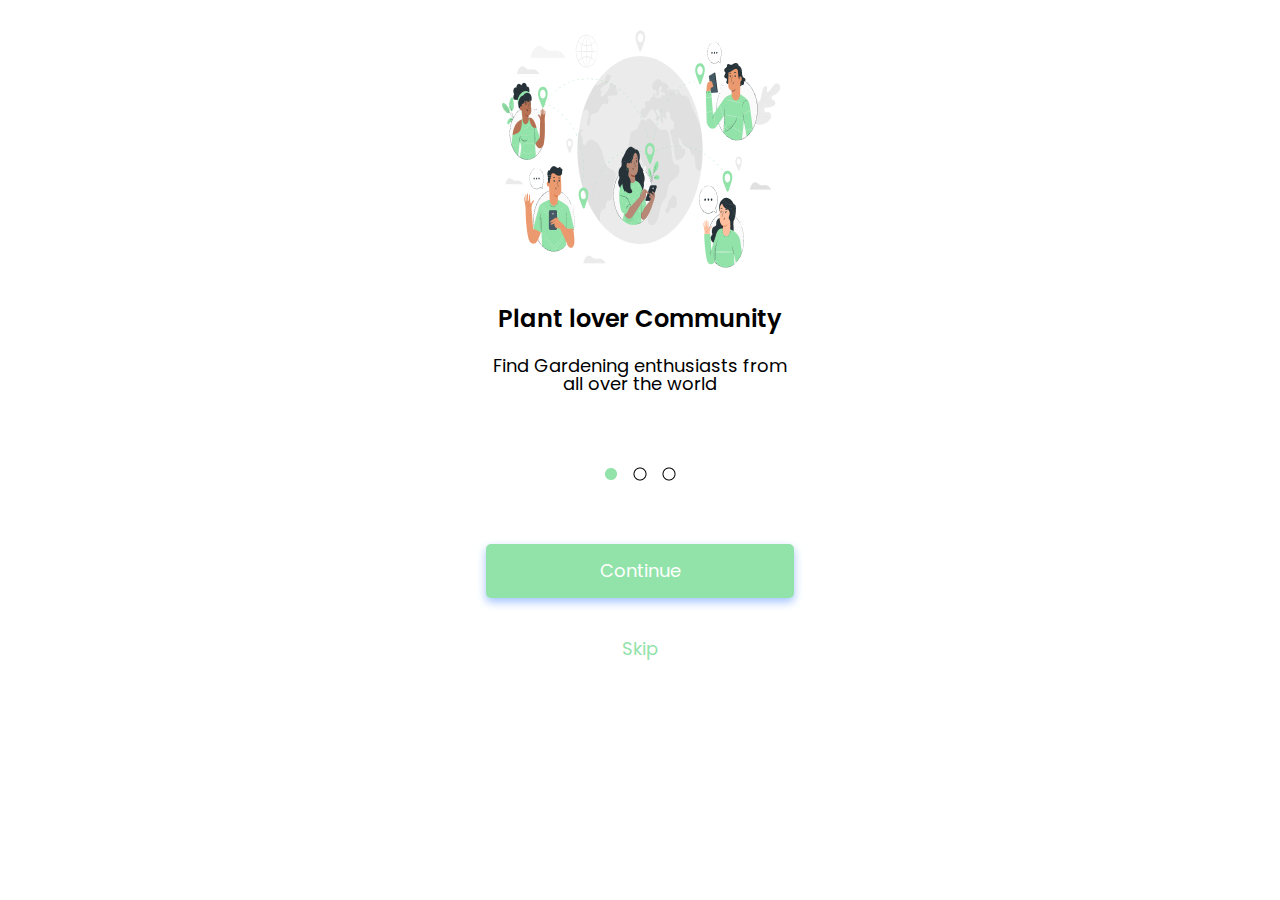
<file: index.html>
<!DOCTYPE html>
<html lang="en">
<head>
    <meta charset="UTF-8">
    <meta http-equiv="X-UA-Compatible" content="IE=edge">
    <meta name="viewport" content="width=device-width, initial-scale=1.0">
    <link rel="stylesheet" href="reset.css">
    <link rel="stylesheet" href="style.css">
    <link href="https://fonts.googleapis.com/css2?family=Poppins:wght@400&display=swap" rel="stylesheet">
    <title>The Plantsman's Guide</title>
</head>
<body>
    <main>
        <img class="img" src="img/prim-pag.png" alt="Community of plant lovers around the world">
        <div class="caixa-textos">
            <h1 class="titulo">Plant lover Community</h1>
            <p class="subtitulo">Find Gardening enthusiasts from all over the world</p>
        </div>
        <div class="botoes">
            <a href="segpagina.html"><img class="bolinha" src="img/bola-prim.png"></a>
            <a class="botao-continuar" href="segpagina.html">Continue</a>
            <a class="botao-pular" href="tercpagina.html">Skip</a>
        </div>
    </main>
</body>
</html>
</file>
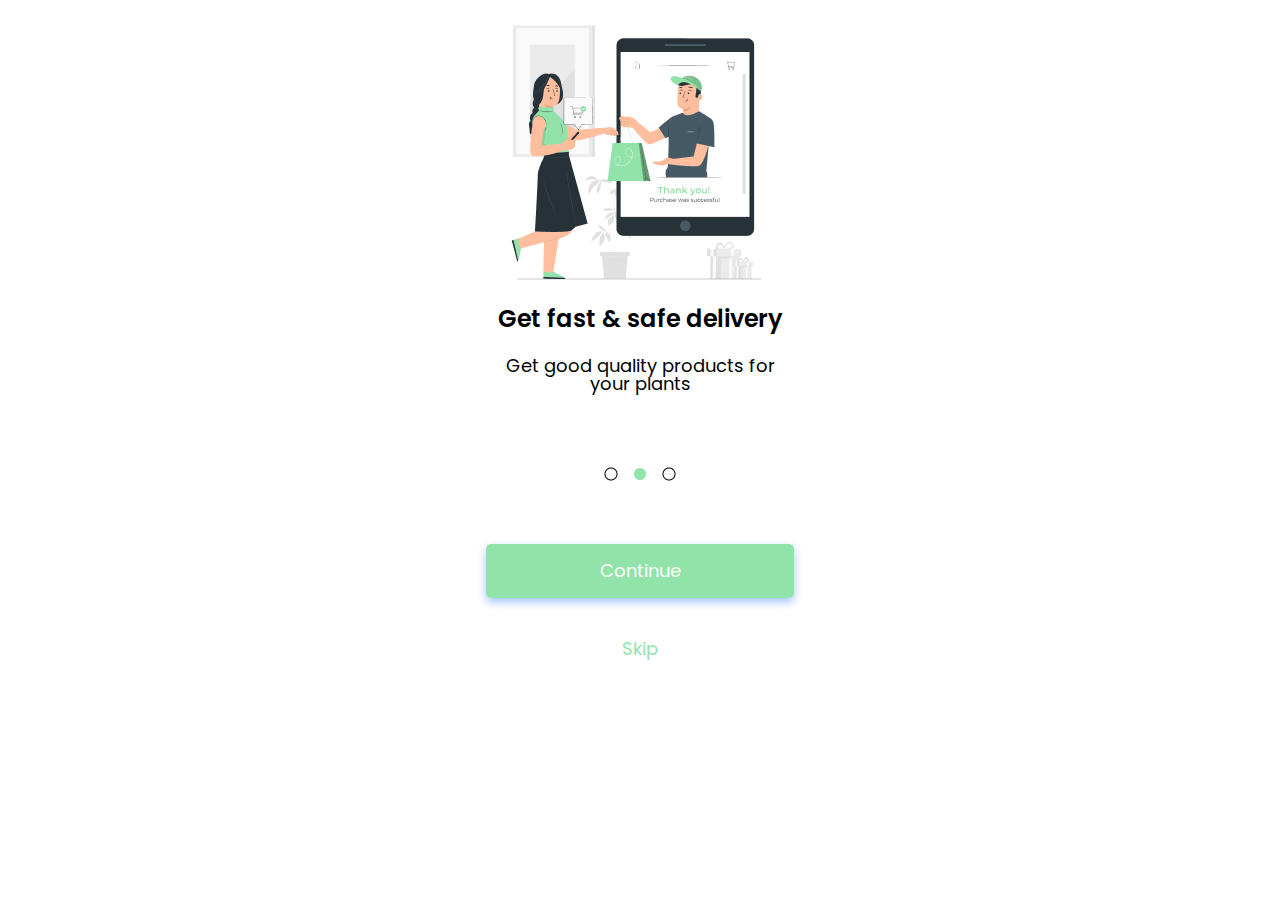
<file: segpagina.html>
<!DOCTYPE html>
<html lang="en">
<head>
    <meta charset="UTF-8">
    <meta http-equiv="X-UA-Compatible" content="IE=edge">
    <meta name="viewport" content="width=device-width, initial-scale=1.0">
    <link rel="stylesheet" href="reset.css">
    <link rel="stylesheet" href="style.css">
    <link href="https://fonts.googleapis.com/css2?family=Poppins:wght@400&display=swap" rel="stylesheet">
    <title>The Plantsman's Guide</title>
</head>
<body>
    <main>
        <img class="img" src="img/seg-pag.png" alt="Get fast and safe delivery">
        <div class="caixa-textos">
            <h1 class="titulo">Get fast & safe delivery</h1>
            <p class="subtitulo">Get good quality products for your plants</p>
        </div>
        <div class="botoes">
            <a href="index.html"><img class="bolinha" src="img/bola-seg.png"></a>
            <a class="botao-continuar" href="tercpagina.html">Continue</a>
            <a class="botao-pular" href="tercpagina.html">Skip</a>
        </div>
    </main>
</body>
</html>
</file>
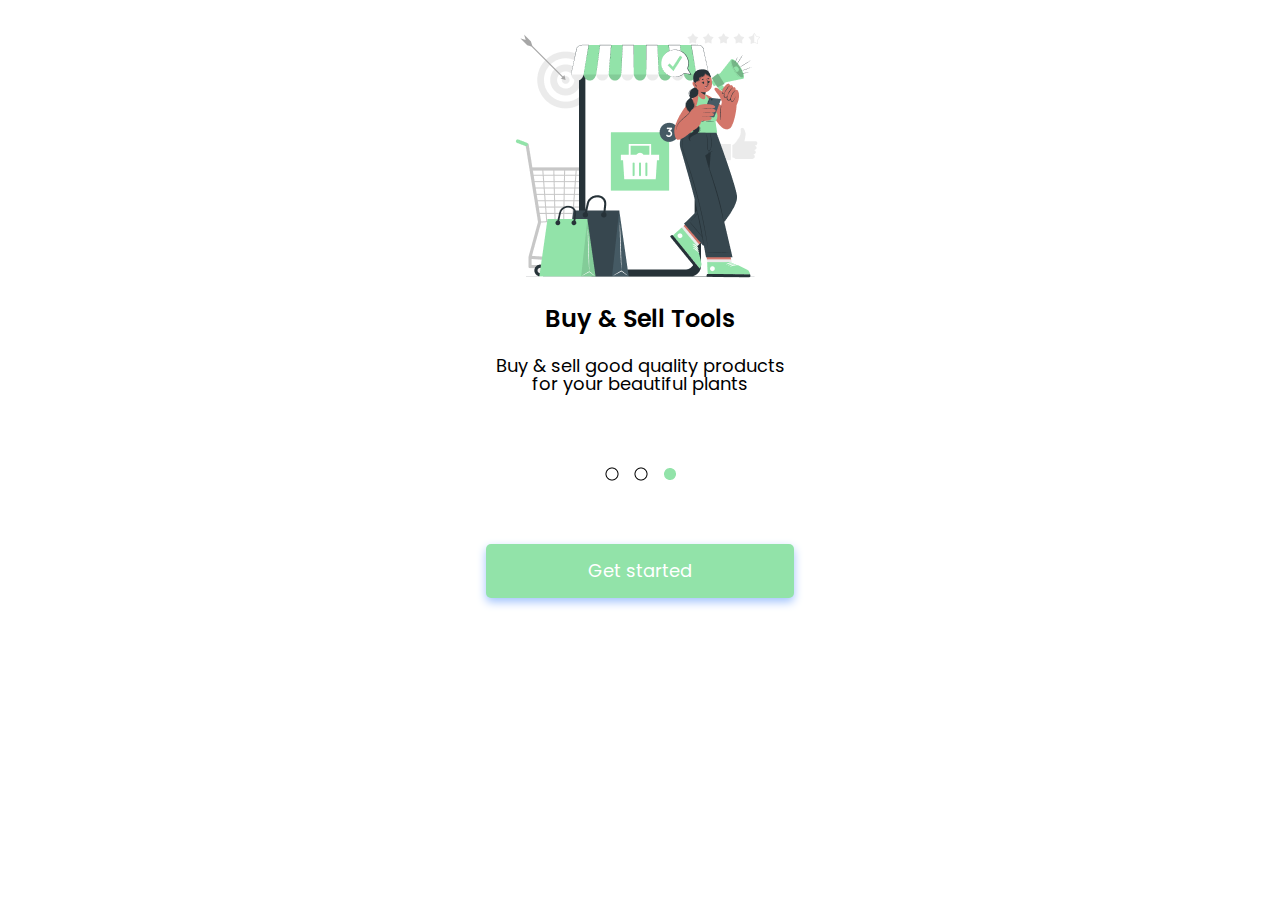
<file: tercpagina.html>
<!DOCTYPE html>
<html lang="en">
<head>
    <meta charset="UTF-8">
    <meta http-equiv="X-UA-Compatible" content="IE=edge">
    <meta name="viewport" content="width=device-width, initial-scale=1.0">
    <link rel="stylesheet" href="reset.css">
    <link rel="stylesheet" href="style.css">
    <link href="https://fonts.googleapis.com/css2?family=Poppins:wght@400&display=swap" rel="stylesheet">
    <title>The Plantsman's Guide</title>
</head>
<body>
    <main>
        <img class="img" src="img/terc-pag.png" alt="Buy & sell Tools">
        <div class="caixa-textos">
            <h1 class="titulo">Buy & Sell Tools</h1>
            <p class="subtitulo">Buy & sell good quality products for your beautiful plants</p>
        </div>
        <div class="botoes">
            <a href="segpagina.html"><img class="bolinha" src="img/bola-terc.png"></a>
            <a class="botao-continuar" href="https://www.plantlovers.eu/">Get started</a>
        </div>
    </main>
</body>
</html>
</file>
<file: style.css>
body
{
    background-color: #fff;
    font-family: 'Poppins', sans-serif;
}
main
{
    display: flex;
    flex-direction: column;
    justify-content: center;
    align-items: center;
}
.img
{
    display: block;
    margin: 0 auto;
    max-width: 100%;
    height: auto;
}
.caixa-textos
{
    margin-top: 7px;
    text-align: center;
    display: flex;
    align-items: center;
    flex-direction: column;
}
.titulo
{
    display: flex;
    align-items: center;
    font-weight: 600;
    font-size: 24px;
    margin-bottom: 26px;
}
.titulo::after
{
    color: #92e3a9;
}
.subtitulo
{
    width: 299px;
    height: 46px;
    font-size: 18px;
    margin-bottom: 64px;
}
.botoes
{
    justify-content: center;
    align-items: center;
    display: flex;
    flex-direction: column;
}
.botoes a
{
    align-items: center;
    text-decoration: none;
    display: flex;
    font-size: 18px;
    justify-items: center;
}
.bolinha
{
    margin-bottom: 63px;
    transition: 400ms;
}
.bolinha:hover
{
    width: 80px;
}
.botao-continuar
{
    width: 308px;
    height: 54px;
    background-color: #92e3a9;
    color: #fff;
    margin-bottom: 42px;
    justify-content: center;
    transition: 400ms;
    box-shadow: 0px 4px 10px #A1C3FC;
    border-radius: 5px;
}
.botao-continuar:hover
{
    font-size: 20px;
    background-color: #55e07c;
    box-shadow: 0px 4px 12px #A1C3FC;
}
.botao-pular
{
    color: #92e3a9;
    transition: 400ms;
}
.botao-pular:hover
{
    font-size: 20px;
    color: #55e07c;
}
</file>
